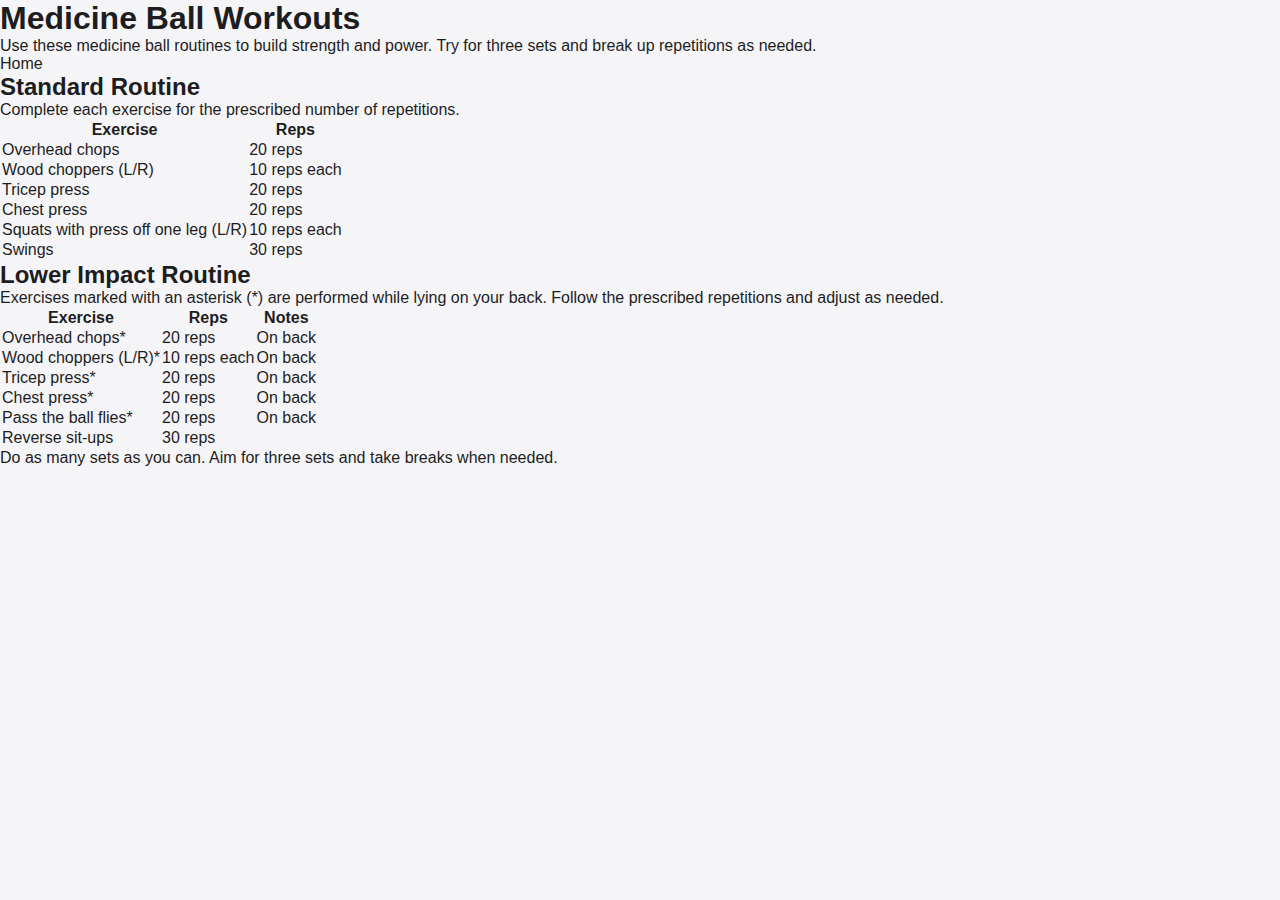
<file: medicine-ball.html>
<!DOCTYPE html>
<html lang="en">
  <head>
    <meta charset="UTF-8" />
    <meta name="viewport" content="width=device-width, initial-scale=1.0" />
    <title>Medicine Ball Workouts</title>
    <link rel="stylesheet" href="style.css" />
    <link rel="preconnect" href="https://fonts.gstatic.com" crossorigin />
    <link
      href="https://fonts.googleapis.com/css2?family=Montserrat:wght@400;600&family=Open+Sans:wght@400;600&display=swap"
      rel="stylesheet"
    />
  </head>
  <body>
    <header>
      <h1>Medicine Ball Workouts</h1>
      <a href="Medicine ball workout.pdf" download>
      <p>
        Use these medicine ball routines to build strength and power. Try for
        three sets and break up repetitions as needed.
      </p>
      <nav>
        <ul>
          <li><a href="index.html">Home</a></li>
        </ul>
      </nav>
    </header>
    <main>
      <!-- Standard Medicine Ball Routine -->
      <section>
        <h2>Standard Routine</h2>
        <p>Complete each exercise for the prescribed number of repetitions.</p>
        <div class="table-container">
          <table>
            <thead>
              <tr>
                <th>Exercise</th>
                <th>Reps</th>
              </tr>
            </thead>
            <tbody>
              <tr>
                <td>Overhead chops</td>
                <td>20 reps</td>
              </tr>
              <tr>
                <td>Wood choppers (L/R)</td>
                <td>10 reps each</td>
              </tr>
              <tr>
                <td>Tricep press</td>
                <td>20 reps</td>
              </tr>
              <tr>
                <td>Chest press</td>
                <td>20 reps</td>
              </tr>
              <tr>
                <td>Squats with press off one leg (L/R)</td>
                <td>10 reps each</td>
              </tr>
              <tr>
                <td>Swings</td>
                <td>30 reps</td>
              </tr>
            </tbody>
          </table>
        </div>
      </section>
      <!-- Lower Impact Medicine Ball Routine -->
      <section>
        <h2>Lower Impact Routine</h2>
        <p>
          Exercises marked with an asterisk (*) are performed while lying on your
          back. Follow the prescribed repetitions and adjust as needed.
        </p>
        <div class="table-container">
          <table>
            <thead>
              <tr>
                <th>Exercise</th>
                <th>Reps</th>
                <th>Notes</th>
              </tr>
            </thead>
            <tbody>
              <tr>
                <td>Overhead chops*</td>
                <td>20 reps</td>
                <td class="notes">On back</td>
              </tr>
              <tr>
                <td>Wood choppers (L/R)*</td>
                <td>10 reps each</td>
                <td class="notes">On back</td>
              </tr>
              <tr>
                <td>Tricep press*</td>
                <td>20 reps</td>
                <td class="notes">On back</td>
              </tr>
              <tr>
                <td>Chest press*</td>
                <td>20 reps</td>
                <td class="notes">On back</td>
              </tr>
              <tr>
                <td>Pass the ball flies*</td>
                <td>20 reps</td>
                <td class="notes">On back</td>
              </tr>
              <tr>
                <td>Reverse sit‑ups</td>
                <td>30 reps</td>
                <td class="notes"></td>
              </tr>
            </tbody>
          </table>
        </div>
      </section>
    </main>
    <footer>
      <p>
        Do as many sets as you can. Aim for three sets and take breaks when
        needed.
      </p>
    </footer>
  </body>
</html>
</file>
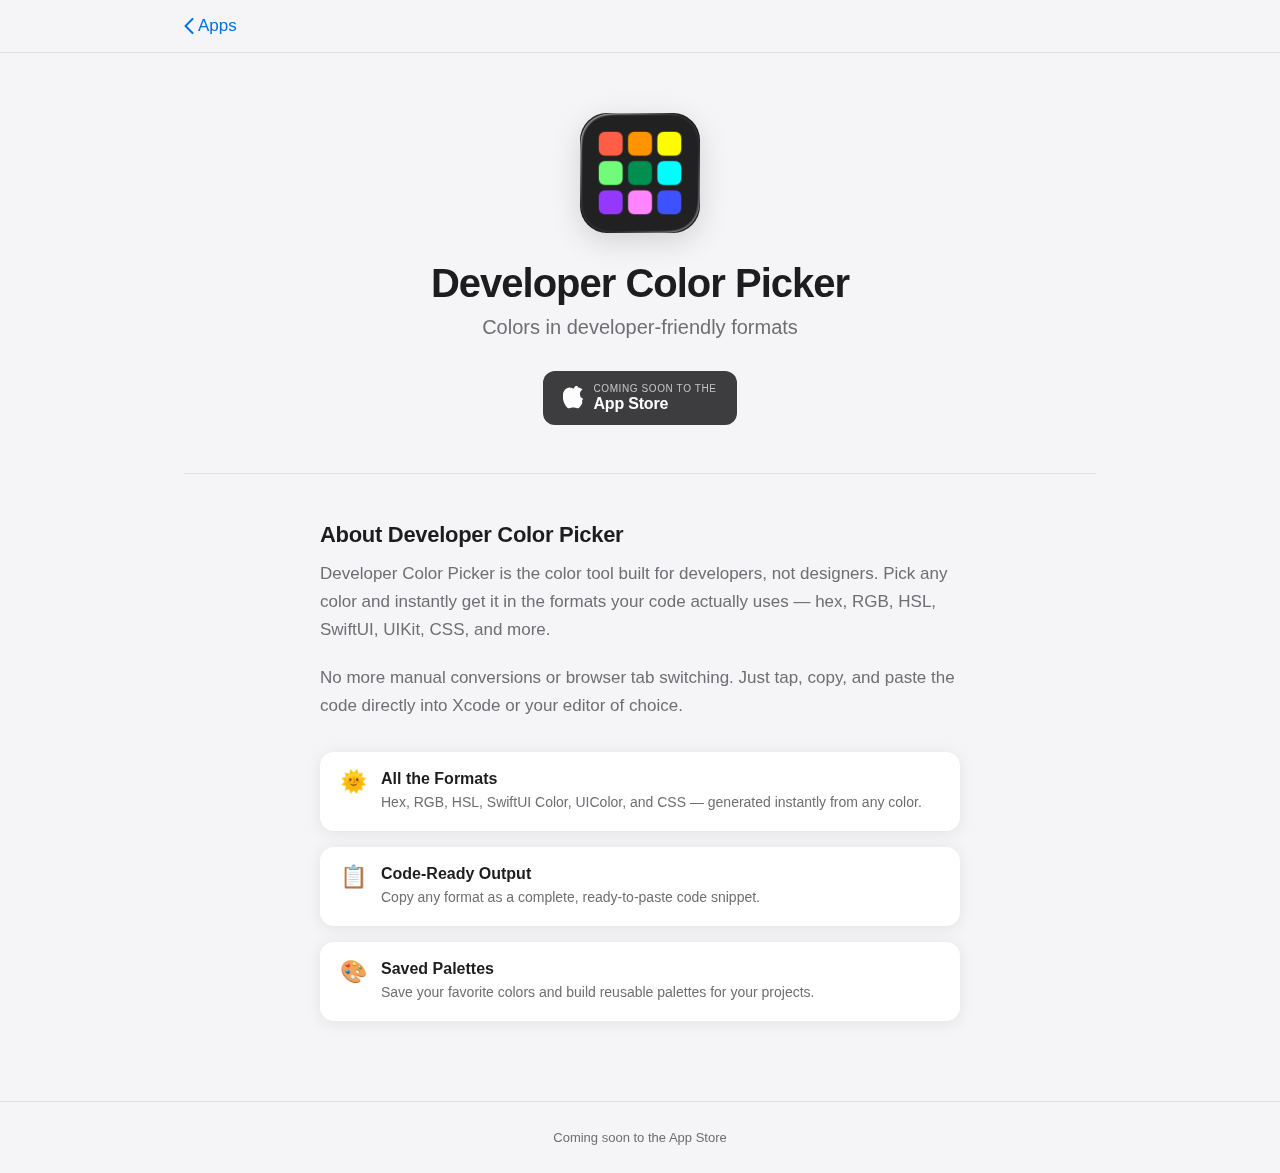
<file: apps/developer-color-picker.html>
<!DOCTYPE html>
<html lang="en">
<head>
  <meta charset="UTF-8">
  <meta name="viewport" content="width=device-width, initial-scale=1.0">
  <title>Developer Color Picker — iOS App</title>
  <link rel="stylesheet" href="../style.css">
</head>
<body>

  <header class="site-header">
    <div class="container">
      <nav class="nav">
        <a href="../index.html" class="nav-back">
          <svg viewBox="0 0 10 16" fill="none" xmlns="http://www.w3.org/2000/svg">
            <path d="M8.5 1L1.5 8L8.5 15" stroke="currentColor" stroke-width="2" stroke-linecap="round" stroke-linejoin="round"/>
          </svg>
          Apps
        </a>
      </nav>
    </div>
  </header>

  <main>
    <div class="container">
      <section class="app-detail">

        <div class="app-detail-hero">
          <div class="app-detail-icon-wrapper" style="--icon-bg: #1c1c1e;">
            <img src="../images/developer-color-picker.png" alt="Developer Color Picker icon" class="app-detail-icon" onerror="this.style.display='none'">
          </div>
          <h1 class="app-detail-name">Developer Color Picker</h1>
          <p class="app-detail-tagline">Colors in developer-friendly formats</p>
          <div class="coming-soon-badge">
            <svg viewBox="0 0 21 25" fill="none" xmlns="http://www.w3.org/2000/svg">
              <path d="M20.146 18.023c-.367.825-.808 1.585-1.326 2.284-.697.994-1.269 1.683-1.71 2.065-.683.629-1.415.95-2.198.968-.562 0-1.24-.16-2.027-.483-.79-.322-1.516-.483-2.18-.483-.696 0-1.443.16-2.242.483-.8.322-1.446.49-1.94.508-.752.032-1.5-.298-2.246-.99-.479-.418-1.076-1.131-1.79-2.141C1.786 18.976 1.094 17.49.57 15.79c-.56-1.84-.84-3.621-.84-5.344 0-1.974.426-3.677 1.28-5.101a7.503 7.503 0 012.67-2.71A7.193 7.193 0 017.06 1.5c.58 0 1.34.18 2.286.532.942.354 1.547.533 1.81.533.199 0 .872-.21 2.009-.627 1.075-.387 1.984-.547 2.732-.486 2.02.163 3.537.96 4.545 2.398-1.806 1.095-2.7 2.629-2.682 4.597.016 1.534.572 2.81 1.665 3.824a5.474 5.474 0 001.665 1.091c-.134.388-.275.76-.424 1.116l-.52-.455zM15.528.398c0 1.202-.44 2.325-1.315 3.364-1.057 1.235-2.335 1.948-3.72 1.836a3.74 3.74 0 01-.028-.457c0-1.154.502-2.387 1.394-3.396C12.324.692 12.865.278 13.537.003 14.207-.271 14.84-.41 15.432-.41c.018.27.026.54.026.809l.07-.001z" fill="white"/>
            </svg>
            <span class="coming-soon-label">
              <span class="coming-soon-sub">Coming soon to the</span>
              <span class="coming-soon-main">App Store</span>
            </span>
          </div>
        </div>

        <div class="app-description">
          <h2>About Developer Color Picker</h2>
          <p>
            Developer Color Picker is the color tool built for developers, not designers.
            Pick any color and instantly get it in the formats your code actually uses —
            hex, RGB, HSL, SwiftUI, UIKit, CSS, and more.
          </p>
          <p>
            No more manual conversions or browser tab switching. Just tap, copy, and paste
            the code directly into Xcode or your editor of choice.
          </p>

          <ul class="feature-list">
            <li class="feature-item">
              <span class="feature-icon">&#127774;</span>
              <div class="feature-text">
                <h3>All the Formats</h3>
                <p>Hex, RGB, HSL, SwiftUI Color, UIColor, and CSS — generated instantly from any color.</p>
              </div>
            </li>
            <li class="feature-item">
              <span class="feature-icon">&#128203;</span>
              <div class="feature-text">
                <h3>Code-Ready Output</h3>
                <p>Copy any format as a complete, ready-to-paste code snippet.</p>
              </div>
            </li>
            <li class="feature-item">
              <span class="feature-icon">&#127912;</span>
              <div class="feature-text">
                <h3>Saved Palettes</h3>
                <p>Save your favorite colors and build reusable palettes for your projects.</p>
              </div>
            </li>
          </ul>
        </div>

      </section>
    </div>
  </main>

  <footer class="site-footer">
    <div class="container">
      <p class="footer-text">Coming soon to the App Store</p>
    </div>
  </footer>

</body>
</html>
</file>
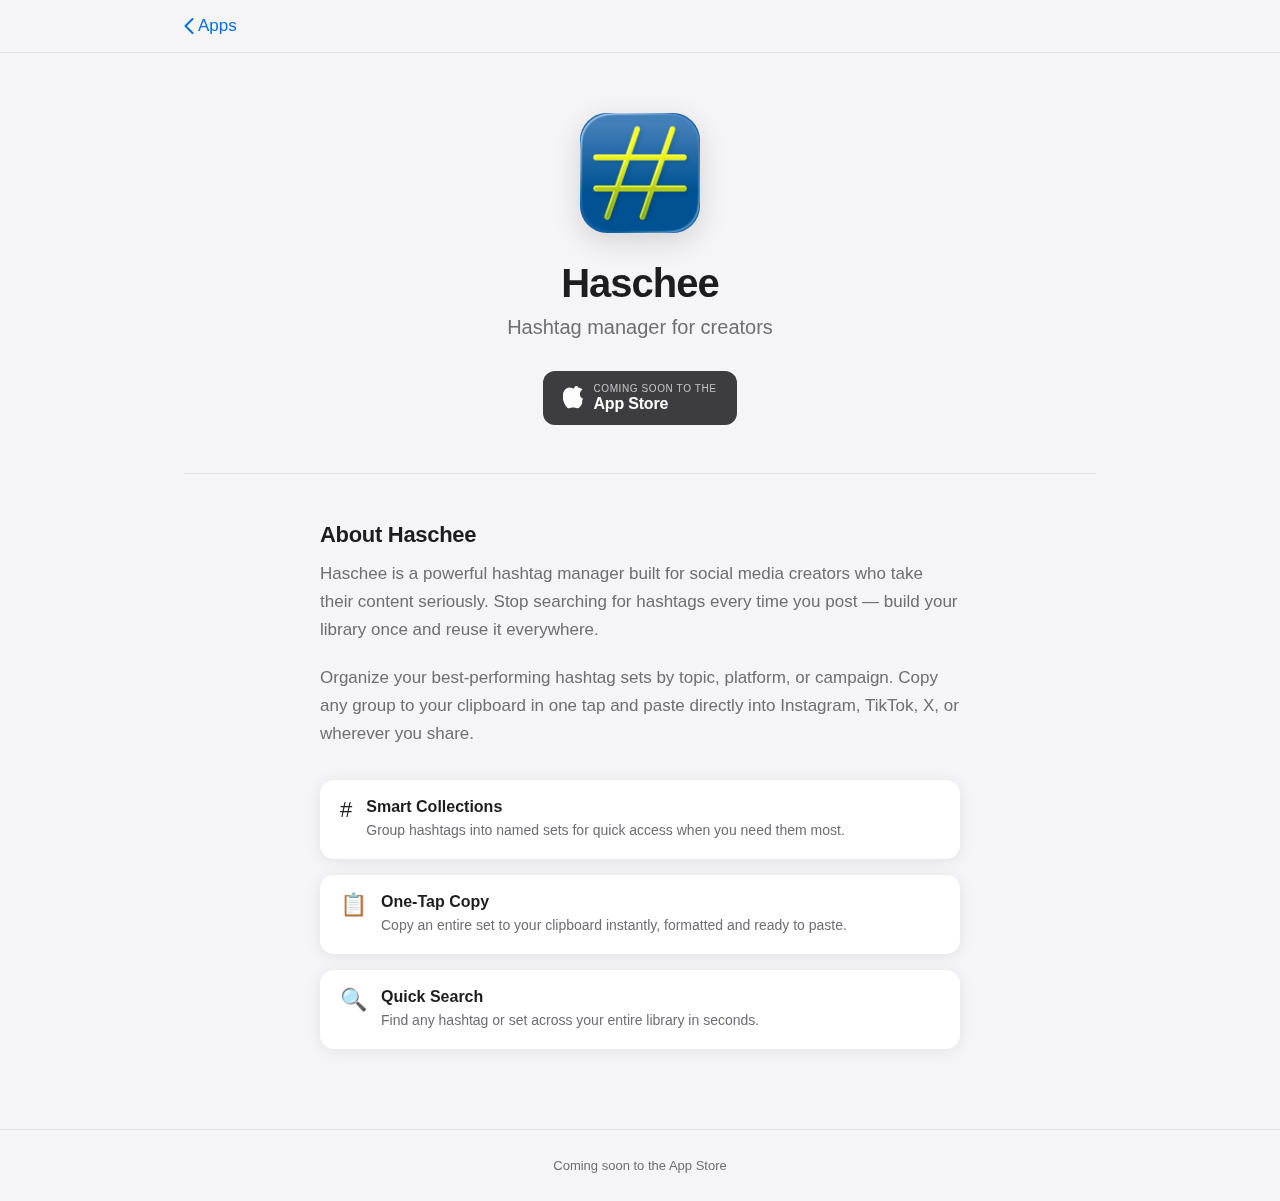
<file: apps/haschee.html>
<!DOCTYPE html>
<html lang="en">
<head>
  <meta charset="UTF-8">
  <meta name="viewport" content="width=device-width, initial-scale=1.0">
  <title>Haschee — iOS App</title>
  <link rel="stylesheet" href="../style.css">
</head>
<body>

  <header class="site-header">
    <div class="container">
      <nav class="nav">
        <a href="../index.html" class="nav-back">
          <svg viewBox="0 0 10 16" fill="none" xmlns="http://www.w3.org/2000/svg">
            <path d="M8.5 1L1.5 8L8.5 15" stroke="currentColor" stroke-width="2" stroke-linecap="round" stroke-linejoin="round"/>
          </svg>
          Apps
        </a>
      </nav>
    </div>
  </header>

  <main>
    <div class="container">
      <section class="app-detail">

        <div class="app-detail-hero">
          <div class="app-detail-icon-wrapper" style="--icon-bg: #1a5fa8;">
            <img src="../images/haschee.png" alt="Haschee icon" class="app-detail-icon" onerror="this.style.display='none'">
          </div>
          <h1 class="app-detail-name">Haschee</h1>
          <p class="app-detail-tagline">Hashtag manager for creators</p>
          <div class="coming-soon-badge">
            <svg viewBox="0 0 21 25" fill="none" xmlns="http://www.w3.org/2000/svg">
              <path d="M20.146 18.023c-.367.825-.808 1.585-1.326 2.284-.697.994-1.269 1.683-1.71 2.065-.683.629-1.415.95-2.198.968-.562 0-1.24-.16-2.027-.483-.79-.322-1.516-.483-2.18-.483-.696 0-1.443.16-2.242.483-.8.322-1.446.49-1.94.508-.752.032-1.5-.298-2.246-.99-.479-.418-1.076-1.131-1.79-2.141C1.786 18.976 1.094 17.49.57 15.79c-.56-1.84-.84-3.621-.84-5.344 0-1.974.426-3.677 1.28-5.101a7.503 7.503 0 012.67-2.71A7.193 7.193 0 017.06 1.5c.58 0 1.34.18 2.286.532.942.354 1.547.533 1.81.533.199 0 .872-.21 2.009-.627 1.075-.387 1.984-.547 2.732-.486 2.02.163 3.537.96 4.545 2.398-1.806 1.095-2.7 2.629-2.682 4.597.016 1.534.572 2.81 1.665 3.824a5.474 5.474 0 001.665 1.091c-.134.388-.275.76-.424 1.116l-.52-.455zM15.528.398c0 1.202-.44 2.325-1.315 3.364-1.057 1.235-2.335 1.948-3.72 1.836a3.74 3.74 0 01-.028-.457c0-1.154.502-2.387 1.394-3.396C12.324.692 12.865.278 13.537.003 14.207-.271 14.84-.41 15.432-.41c.018.27.026.54.026.809l.07-.001z" fill="white"/>
            </svg>
            <span class="coming-soon-label">
              <span class="coming-soon-sub">Coming soon to the</span>
              <span class="coming-soon-main">App Store</span>
            </span>
          </div>
        </div>

        <div class="app-description">
          <h2>About Haschee</h2>
          <p>
            Haschee is a powerful hashtag manager built for social media creators who take their content seriously.
            Stop searching for hashtags every time you post — build your library once and reuse it everywhere.
          </p>
          <p>
            Organize your best-performing hashtag sets by topic, platform, or campaign. Copy any group to your clipboard
            in one tap and paste directly into Instagram, TikTok, X, or wherever you share.
          </p>

          <ul class="feature-list">
            <li class="feature-item">
              <span class="feature-icon">&#35;</span>
              <div class="feature-text">
                <h3>Smart Collections</h3>
                <p>Group hashtags into named sets for quick access when you need them most.</p>
              </div>
            </li>
            <li class="feature-item">
              <span class="feature-icon">&#128203;</span>
              <div class="feature-text">
                <h3>One-Tap Copy</h3>
                <p>Copy an entire set to your clipboard instantly, formatted and ready to paste.</p>
              </div>
            </li>
            <li class="feature-item">
              <span class="feature-icon">&#128269;</span>
              <div class="feature-text">
                <h3>Quick Search</h3>
                <p>Find any hashtag or set across your entire library in seconds.</p>
              </div>
            </li>
          </ul>
        </div>

      </section>
    </div>
  </main>

  <footer class="site-footer">
    <div class="container">
      <p class="footer-text">Coming soon to the App Store</p>
    </div>
  </footer>

</body>
</html>
</file>
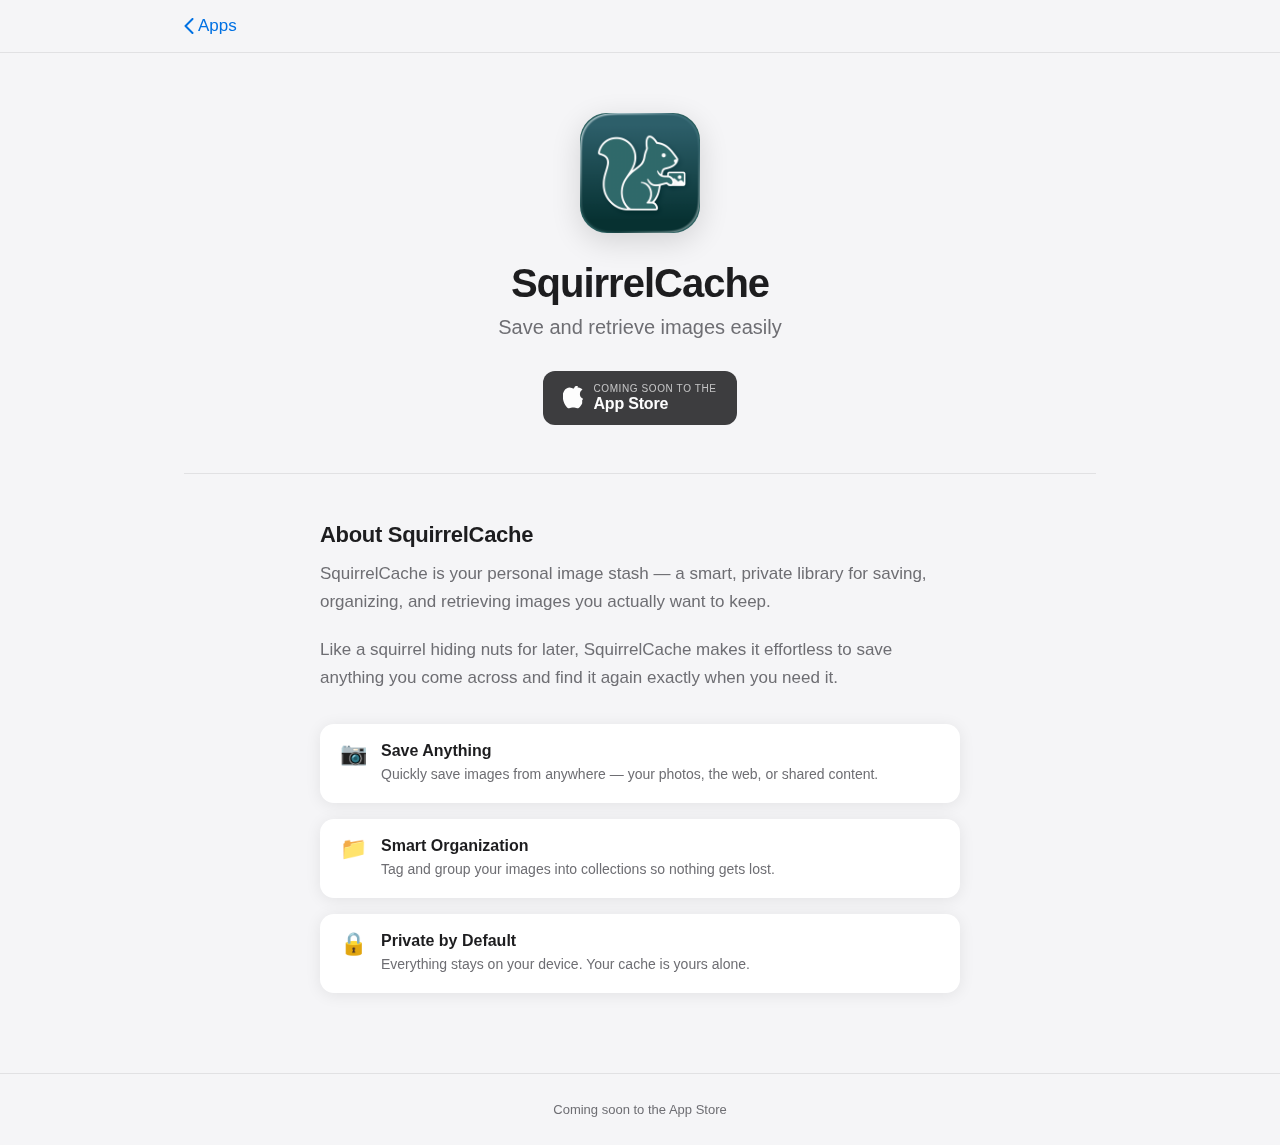
<file: apps/squirrelcache.html>
<!DOCTYPE html>
<html lang="en">
<head>
  <meta charset="UTF-8">
  <meta name="viewport" content="width=device-width, initial-scale=1.0">
  <title>SquirrelCache — iOS App</title>
  <link rel="stylesheet" href="../style.css">
</head>
<body>

  <header class="site-header">
    <div class="container">
      <nav class="nav">
        <a href="../index.html" class="nav-back">
          <svg viewBox="0 0 10 16" fill="none" xmlns="http://www.w3.org/2000/svg">
            <path d="M8.5 1L1.5 8L8.5 15" stroke="currentColor" stroke-width="2" stroke-linecap="round" stroke-linejoin="round"/>
          </svg>
          Apps
        </a>
      </nav>
    </div>
  </header>

  <main>
    <div class="container">
      <section class="app-detail">

        <div class="app-detail-hero">
          <div class="app-detail-icon-wrapper" style="--icon-bg: #2a5f5f;">
            <img src="../images/squirrelcache.png" alt="SquirrelCache icon" class="app-detail-icon" onerror="this.style.display='none'">
          </div>
          <h1 class="app-detail-name">SquirrelCache</h1>
          <p class="app-detail-tagline">Save and retrieve images easily</p>
          <div class="coming-soon-badge">
            <svg viewBox="0 0 21 25" fill="none" xmlns="http://www.w3.org/2000/svg">
              <path d="M20.146 18.023c-.367.825-.808 1.585-1.326 2.284-.697.994-1.269 1.683-1.71 2.065-.683.629-1.415.95-2.198.968-.562 0-1.24-.16-2.027-.483-.79-.322-1.516-.483-2.18-.483-.696 0-1.443.16-2.242.483-.8.322-1.446.49-1.94.508-.752.032-1.5-.298-2.246-.99-.479-.418-1.076-1.131-1.79-2.141C1.786 18.976 1.094 17.49.57 15.79c-.56-1.84-.84-3.621-.84-5.344 0-1.974.426-3.677 1.28-5.101a7.503 7.503 0 012.67-2.71A7.193 7.193 0 017.06 1.5c.58 0 1.34.18 2.286.532.942.354 1.547.533 1.81.533.199 0 .872-.21 2.009-.627 1.075-.387 1.984-.547 2.732-.486 2.02.163 3.537.96 4.545 2.398-1.806 1.095-2.7 2.629-2.682 4.597.016 1.534.572 2.81 1.665 3.824a5.474 5.474 0 001.665 1.091c-.134.388-.275.76-.424 1.116l-.52-.455zM15.528.398c0 1.202-.44 2.325-1.315 3.364-1.057 1.235-2.335 1.948-3.72 1.836a3.74 3.74 0 01-.028-.457c0-1.154.502-2.387 1.394-3.396C12.324.692 12.865.278 13.537.003 14.207-.271 14.84-.41 15.432-.41c.018.27.026.54.026.809l.07-.001z" fill="white"/>
            </svg>
            <span class="coming-soon-label">
              <span class="coming-soon-sub">Coming soon to the</span>
              <span class="coming-soon-main">App Store</span>
            </span>
          </div>
        </div>

        <div class="app-description">
          <h2>About SquirrelCache</h2>
          <p>
            SquirrelCache is your personal image stash — a smart, private library for
            saving, organizing, and retrieving images you actually want to keep.
          </p>
          <p>
            Like a squirrel hiding nuts for later, SquirrelCache makes it effortless to
            save anything you come across and find it again exactly when you need it.
          </p>

          <ul class="feature-list">
            <li class="feature-item">
              <span class="feature-icon">&#128247;</span>
              <div class="feature-text">
                <h3>Save Anything</h3>
                <p>Quickly save images from anywhere — your photos, the web, or shared content.</p>
              </div>
            </li>
            <li class="feature-item">
              <span class="feature-icon">&#128193;</span>
              <div class="feature-text">
                <h3>Smart Organization</h3>
                <p>Tag and group your images into collections so nothing gets lost.</p>
              </div>
            </li>
            <li class="feature-item">
              <span class="feature-icon">&#128274;</span>
              <div class="feature-text">
                <h3>Private by Default</h3>
                <p>Everything stays on your device. Your cache is yours alone.</p>
              </div>
            </li>
          </ul>
        </div>

      </section>
    </div>
  </main>

  <footer class="site-footer">
    <div class="container">
      <p class="footer-text">Coming soon to the App Store</p>
    </div>
  </footer>

</body>
</html>
</file>
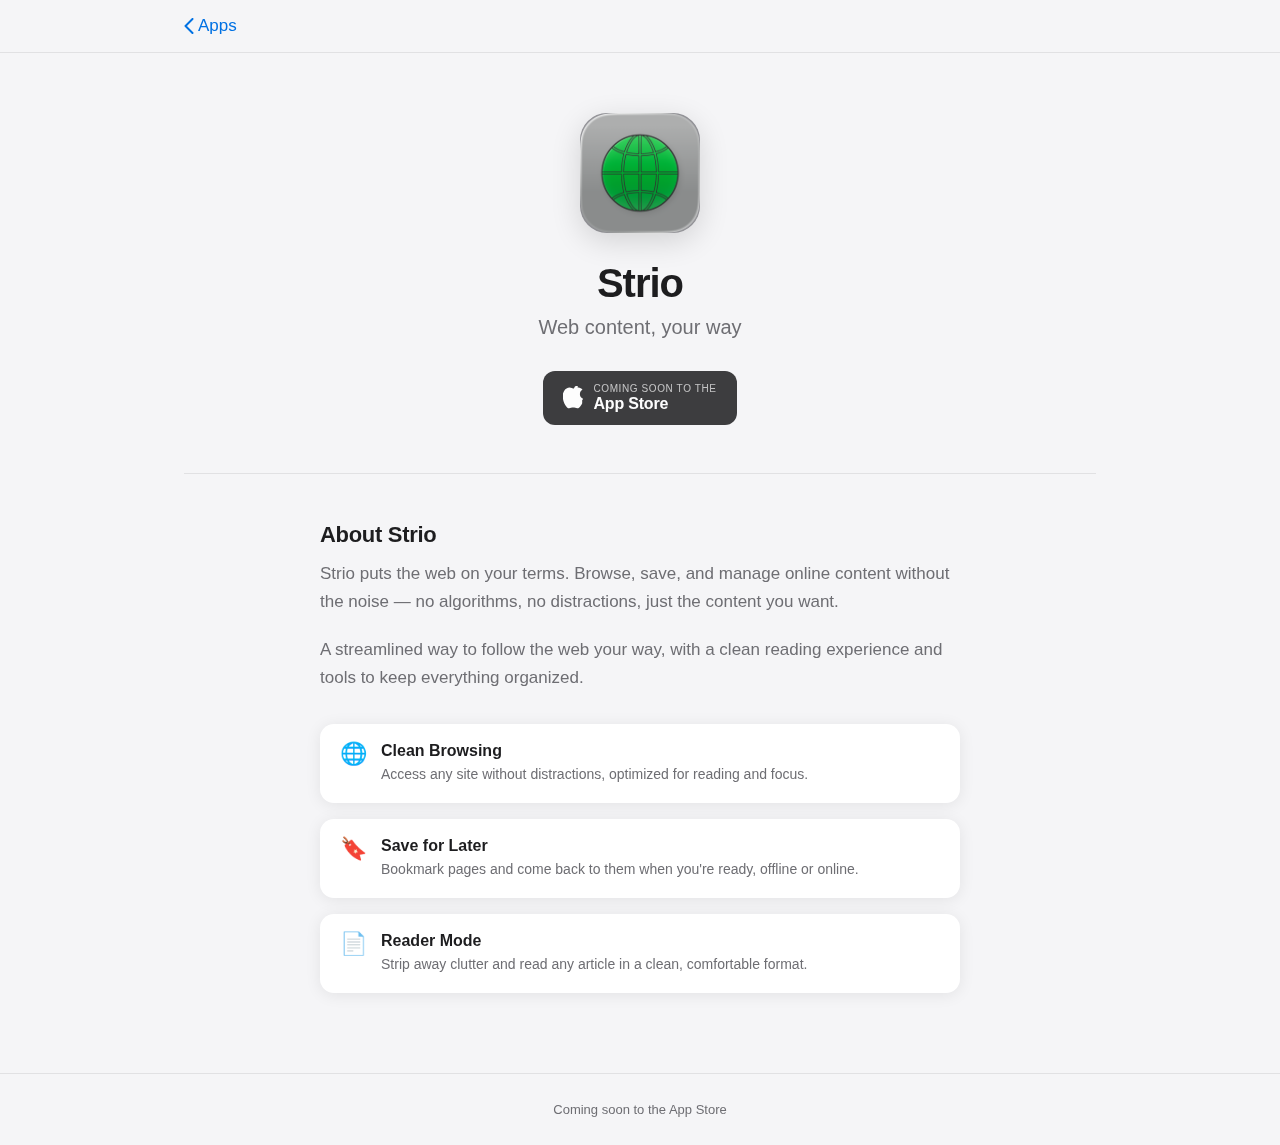
<file: apps/strio.html>
<!DOCTYPE html>
<html lang="en">
<head>
  <meta charset="UTF-8">
  <meta name="viewport" content="width=device-width, initial-scale=1.0">
  <title>Strio — iOS App</title>
  <link rel="stylesheet" href="../style.css">
</head>
<body>

  <header class="site-header">
    <div class="container">
      <nav class="nav">
        <a href="../index.html" class="nav-back">
          <svg viewBox="0 0 10 16" fill="none" xmlns="http://www.w3.org/2000/svg">
            <path d="M8.5 1L1.5 8L8.5 15" stroke="currentColor" stroke-width="2" stroke-linecap="round" stroke-linejoin="round"/>
          </svg>
          Apps
        </a>
      </nav>
    </div>
  </header>

  <main>
    <div class="container">
      <section class="app-detail">

        <div class="app-detail-hero">
          <div class="app-detail-icon-wrapper" style="--icon-bg: #8e8e93;">
            <img src="../images/strio.png" alt="Strio icon" class="app-detail-icon" onerror="this.style.display='none'">
          </div>
          <h1 class="app-detail-name">Strio</h1>
          <p class="app-detail-tagline">Web content, your way</p>
          <div class="coming-soon-badge">
            <svg viewBox="0 0 21 25" fill="none" xmlns="http://www.w3.org/2000/svg">
              <path d="M20.146 18.023c-.367.825-.808 1.585-1.326 2.284-.697.994-1.269 1.683-1.71 2.065-.683.629-1.415.95-2.198.968-.562 0-1.24-.16-2.027-.483-.79-.322-1.516-.483-2.18-.483-.696 0-1.443.16-2.242.483-.8.322-1.446.49-1.94.508-.752.032-1.5-.298-2.246-.99-.479-.418-1.076-1.131-1.79-2.141C1.786 18.976 1.094 17.49.57 15.79c-.56-1.84-.84-3.621-.84-5.344 0-1.974.426-3.677 1.28-5.101a7.503 7.503 0 012.67-2.71A7.193 7.193 0 017.06 1.5c.58 0 1.34.18 2.286.532.942.354 1.547.533 1.81.533.199 0 .872-.21 2.009-.627 1.075-.387 1.984-.547 2.732-.486 2.02.163 3.537.96 4.545 2.398-1.806 1.095-2.7 2.629-2.682 4.597.016 1.534.572 2.81 1.665 3.824a5.474 5.474 0 001.665 1.091c-.134.388-.275.76-.424 1.116l-.52-.455zM15.528.398c0 1.202-.44 2.325-1.315 3.364-1.057 1.235-2.335 1.948-3.72 1.836a3.74 3.74 0 01-.028-.457c0-1.154.502-2.387 1.394-3.396C12.324.692 12.865.278 13.537.003 14.207-.271 14.84-.41 15.432-.41c.018.27.026.54.026.809l.07-.001z" fill="white"/>
            </svg>
            <span class="coming-soon-label">
              <span class="coming-soon-sub">Coming soon to the</span>
              <span class="coming-soon-main">App Store</span>
            </span>
          </div>
        </div>

        <div class="app-description">
          <h2>About Strio</h2>
          <p>
            Strio puts the web on your terms. Browse, save, and manage online content
            without the noise — no algorithms, no distractions, just the content you want.
          </p>
          <p>
            A streamlined way to follow the web your way, with a clean reading experience
            and tools to keep everything organized.
          </p>

          <ul class="feature-list">
            <li class="feature-item">
              <span class="feature-icon">&#127760;</span>
              <div class="feature-text">
                <h3>Clean Browsing</h3>
                <p>Access any site without distractions, optimized for reading and focus.</p>
              </div>
            </li>
            <li class="feature-item">
              <span class="feature-icon">&#128278;</span>
              <div class="feature-text">
                <h3>Save for Later</h3>
                <p>Bookmark pages and come back to them when you're ready, offline or online.</p>
              </div>
            </li>
            <li class="feature-item">
              <span class="feature-icon">&#128196;</span>
              <div class="feature-text">
                <h3>Reader Mode</h3>
                <p>Strip away clutter and read any article in a clean, comfortable format.</p>
              </div>
            </li>
          </ul>
        </div>

      </section>
    </div>
  </main>

  <footer class="site-footer">
    <div class="container">
      <p class="footer-text">Coming soon to the App Store</p>
    </div>
  </footer>

</body>
</html>
</file>
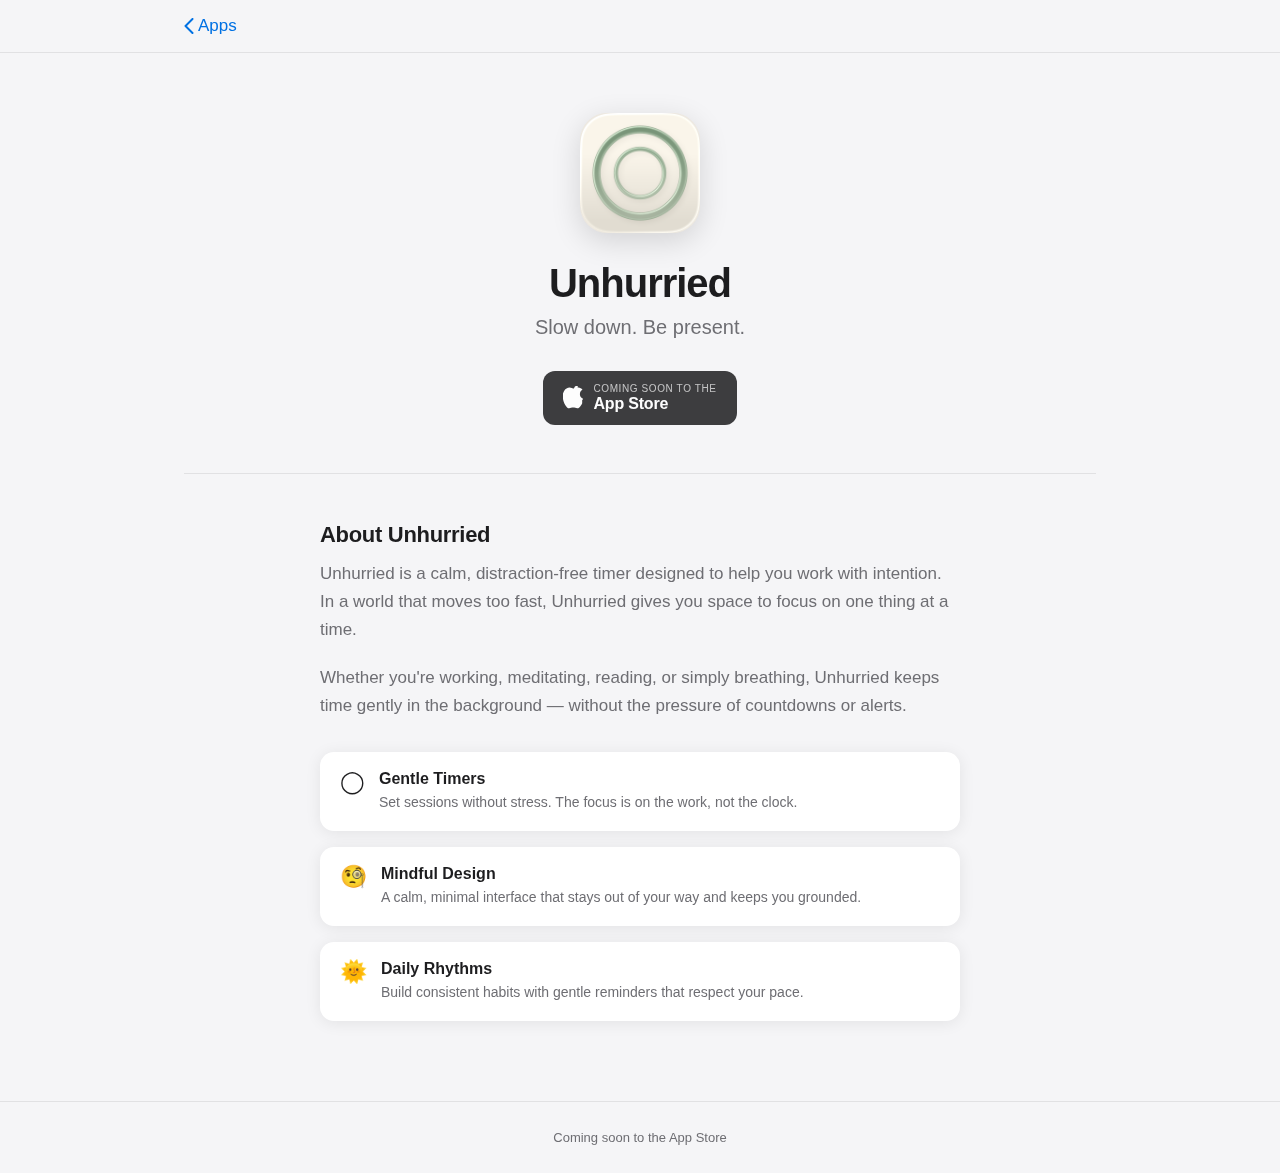
<file: apps/unhurried.html>
<!DOCTYPE html>
<html lang="en">
<head>
  <meta charset="UTF-8">
  <meta name="viewport" content="width=device-width, initial-scale=1.0">
  <title>Unhurried — iOS App</title>
  <link rel="stylesheet" href="../style.css">
</head>
<body>

  <header class="site-header">
    <div class="container">
      <nav class="nav">
        <a href="../index.html" class="nav-back">
          <svg viewBox="0 0 10 16" fill="none" xmlns="http://www.w3.org/2000/svg">
            <path d="M8.5 1L1.5 8L8.5 15" stroke="currentColor" stroke-width="2" stroke-linecap="round" stroke-linejoin="round"/>
          </svg>
          Apps
        </a>
      </nav>
    </div>
  </header>

  <main>
    <div class="container">
      <section class="app-detail">

        <div class="app-detail-hero">
          <div class="app-detail-icon-wrapper" style="--icon-bg: #ede8df;">
            <img src="../images/unhurried.png" alt="Unhurried icon" class="app-detail-icon" onerror="this.style.display='none'">
          </div>
          <h1 class="app-detail-name">Unhurried</h1>
          <p class="app-detail-tagline">Slow down. Be present.</p>
          <div class="coming-soon-badge">
            <svg viewBox="0 0 21 25" fill="none" xmlns="http://www.w3.org/2000/svg">
              <path d="M20.146 18.023c-.367.825-.808 1.585-1.326 2.284-.697.994-1.269 1.683-1.71 2.065-.683.629-1.415.95-2.198.968-.562 0-1.24-.16-2.027-.483-.79-.322-1.516-.483-2.18-.483-.696 0-1.443.16-2.242.483-.8.322-1.446.49-1.94.508-.752.032-1.5-.298-2.246-.99-.479-.418-1.076-1.131-1.79-2.141C1.786 18.976 1.094 17.49.57 15.79c-.56-1.84-.84-3.621-.84-5.344 0-1.974.426-3.677 1.28-5.101a7.503 7.503 0 012.67-2.71A7.193 7.193 0 017.06 1.5c.58 0 1.34.18 2.286.532.942.354 1.547.533 1.81.533.199 0 .872-.21 2.009-.627 1.075-.387 1.984-.547 2.732-.486 2.02.163 3.537.96 4.545 2.398-1.806 1.095-2.7 2.629-2.682 4.597.016 1.534.572 2.81 1.665 3.824a5.474 5.474 0 001.665 1.091c-.134.388-.275.76-.424 1.116l-.52-.455zM15.528.398c0 1.202-.44 2.325-1.315 3.364-1.057 1.235-2.335 1.948-3.72 1.836a3.74 3.74 0 01-.028-.457c0-1.154.502-2.387 1.394-3.396C12.324.692 12.865.278 13.537.003 14.207-.271 14.84-.41 15.432-.41c.018.27.026.54.026.809l.07-.001z" fill="white"/>
            </svg>
            <span class="coming-soon-label">
              <span class="coming-soon-sub">Coming soon to the</span>
              <span class="coming-soon-main">App Store</span>
            </span>
          </div>
        </div>

        <div class="app-description">
          <h2>About Unhurried</h2>
          <p>
            Unhurried is a calm, distraction-free timer designed to help you work with intention.
            In a world that moves too fast, Unhurried gives you space to focus on one thing at a time.
          </p>
          <p>
            Whether you're working, meditating, reading, or simply breathing, Unhurried keeps
            time gently in the background — without the pressure of countdowns or alerts.
          </p>

          <ul class="feature-list">
            <li class="feature-item">
              <span class="feature-icon">&#9711;</span>
              <div class="feature-text">
                <h3>Gentle Timers</h3>
                <p>Set sessions without stress. The focus is on the work, not the clock.</p>
              </div>
            </li>
            <li class="feature-item">
              <span class="feature-icon">&#129488;</span>
              <div class="feature-text">
                <h3>Mindful Design</h3>
                <p>A calm, minimal interface that stays out of your way and keeps you grounded.</p>
              </div>
            </li>
            <li class="feature-item">
              <span class="feature-icon">&#127774;</span>
              <div class="feature-text">
                <h3>Daily Rhythms</h3>
                <p>Build consistent habits with gentle reminders that respect your pace.</p>
              </div>
            </li>
          </ul>
        </div>

      </section>
    </div>
  </main>

  <footer class="site-footer">
    <div class="container">
      <p class="footer-text">Coming soon to the App Store</p>
    </div>
  </footer>

</body>
</html>
</file>
<file: style.css>
/* ===========================
   Base & Reset
   =========================== */
*, *::before, *::after {
  box-sizing: border-box;
  margin: 0;
  padding: 0;
}

:root {
  --bg: #f5f5f7;
  --surface: #ffffff;
  --text-primary: #1d1d1f;
  --text-secondary: #6e6e73;
  --accent: #0071e3;
  --border: rgba(0, 0, 0, 0.08);
  --shadow: 0 2px 16px rgba(0, 0, 0, 0.08);
  --shadow-hover: 0 8px 32px rgba(0, 0, 0, 0.12);
  --radius-icon: 22.5%;
  --radius-card: 18px;
}

html {
  font-size: 16px;
  -webkit-font-smoothing: antialiased;
}

body {
  font-family: -apple-system, BlinkMacSystemFont, "SF Pro Display", "SF Pro Text",
               "Helvetica Neue", Arial, sans-serif;
  background: var(--bg);
  color: var(--text-primary);
  min-height: 100vh;
}

a {
  color: inherit;
  text-decoration: none;
}

/* ===========================
   Layout
   =========================== */
.container {
  max-width: 960px;
  margin: 0 auto;
  padding: 0 24px;
}

/* ===========================
   Header / Nav
   =========================== */
.site-header {
  position: sticky;
  top: 0;
  z-index: 100;
  background: rgba(245, 245, 247, 0.85);
  backdrop-filter: saturate(180%) blur(20px);
  -webkit-backdrop-filter: saturate(180%) blur(20px);
  border-bottom: 1px solid var(--border);
}

.nav {
  display: flex;
  align-items: center;
  height: 52px;
}

.nav-name {
  font-size: 17px;
  font-weight: 600;
  color: var(--text-primary);
  letter-spacing: -0.3px;
}

.nav-back {
  display: flex;
  align-items: center;
  gap: 4px;
  font-size: 17px;
  color: var(--accent);
  font-weight: 400;
}

.nav-back svg {
  width: 10px;
  height: 16px;
  flex-shrink: 0;
}

/* ===========================
   Hero / About
   =========================== */
.hero {
  padding: 80px 0 64px;
}

.hero-title {
  font-size: clamp(36px, 6vw, 56px);
  font-weight: 700;
  letter-spacing: -1.5px;
  line-height: 1.08;
  color: var(--text-primary);
  margin-bottom: 20px;
}

.hero-bio {
  font-size: 19px;
  line-height: 1.6;
  color: var(--text-secondary);
  max-width: 540px;
}

/* ===========================
   Apps Grid (Home)
   =========================== */
.apps-section {
  padding-bottom: 80px;
}

.section-title {
  font-size: 28px;
  font-weight: 700;
  letter-spacing: -0.5px;
  margin-bottom: 28px;
  color: var(--text-primary);
}

.apps-grid {
  display: grid;
  grid-template-columns: repeat(auto-fill, minmax(260px, 1fr));
  gap: 16px;
}

.app-card {
  display: flex;
  align-items: center;
  gap: 16px;
  background: var(--surface);
  border-radius: var(--radius-card);
  padding: 20px;
  box-shadow: var(--shadow);
  transition: transform 0.18s ease, box-shadow 0.18s ease;
  cursor: pointer;
}

.app-card:hover {
  transform: translateY(-3px);
  box-shadow: var(--shadow-hover);
}

.app-card:active {
  transform: translateY(-1px);
}

.app-icon-wrapper {
  width: 72px;
  height: 72px;
  border-radius: var(--radius-icon);
  background: var(--icon-bg, #c7c7cc);
  flex-shrink: 0;
  overflow: hidden;
  display: flex;
  align-items: center;
  justify-content: center;
}

.app-icon {
  width: 100%;
  height: 100%;
  object-fit: cover;
  border-radius: var(--radius-icon);
  display: block;
}

.app-info {
  flex: 1;
  min-width: 0;
}

.app-name {
  font-size: 17px;
  font-weight: 600;
  letter-spacing: -0.3px;
  color: var(--text-primary);
  margin-bottom: 4px;
  white-space: nowrap;
  overflow: hidden;
  text-overflow: ellipsis;
}

.app-tagline {
  font-size: 14px;
  color: var(--text-secondary);
  line-height: 1.4;
}

/* ===========================
   App Detail Page
   =========================== */
.app-detail {
  padding: 60px 0 80px;
}

.app-detail-hero {
  display: flex;
  flex-direction: column;
  align-items: center;
  text-align: center;
  padding-bottom: 48px;
  border-bottom: 1px solid var(--border);
  margin-bottom: 48px;
}

.app-detail-icon-wrapper {
  width: 120px;
  height: 120px;
  border-radius: var(--radius-icon);
  background: var(--icon-bg, #c7c7cc);
  overflow: hidden;
  margin-bottom: 28px;
  box-shadow: 0 8px 30px rgba(0, 0, 0, 0.14);
}

.app-detail-icon {
  width: 100%;
  height: 100%;
  object-fit: cover;
  display: block;
}

.app-detail-name {
  font-size: clamp(28px, 5vw, 40px);
  font-weight: 700;
  letter-spacing: -1px;
  color: var(--text-primary);
  margin-bottom: 10px;
}

.app-detail-tagline {
  font-size: 20px;
  color: var(--text-secondary);
  margin-bottom: 32px;
  font-weight: 400;
}

.coming-soon-badge {
  display: inline-flex;
  align-items: center;
  gap: 10px;
  background: var(--text-primary);
  color: #fff;
  border-radius: 12px;
  padding: 12px 20px;
  font-size: 15px;
  font-weight: 500;
  letter-spacing: -0.2px;
  opacity: 0.85;
  cursor: default;
  user-select: none;
}

.coming-soon-badge svg {
  width: 20px;
  height: 24px;
  flex-shrink: 0;
}

.coming-soon-label {
  display: flex;
  flex-direction: column;
  align-items: flex-start;
  gap: 1px;
}

.coming-soon-sub {
  font-size: 10px;
  font-weight: 400;
  text-transform: uppercase;
  letter-spacing: 0.6px;
  opacity: 0.7;
}

.coming-soon-main {
  font-size: 16px;
  font-weight: 600;
}

/* App Description Section */
.app-description {
  max-width: 640px;
  margin: 0 auto;
}

.app-description h2 {
  font-size: 22px;
  font-weight: 700;
  letter-spacing: -0.3px;
  margin-bottom: 12px;
  color: var(--text-primary);
}

.app-description p {
  font-size: 17px;
  line-height: 1.65;
  color: var(--text-secondary);
  margin-bottom: 20px;
}

/* Feature List */
.feature-list {
  list-style: none;
  margin-top: 32px;
  display: grid;
  gap: 16px;
}

.feature-item {
  display: flex;
  align-items: flex-start;
  gap: 14px;
  background: var(--surface);
  border-radius: 14px;
  padding: 18px 20px;
  box-shadow: var(--shadow);
}

.feature-icon {
  font-size: 22px;
  line-height: 1;
  flex-shrink: 0;
  margin-top: 1px;
}

.feature-text h3 {
  font-size: 16px;
  font-weight: 600;
  color: var(--text-primary);
  margin-bottom: 4px;
}

.feature-text p {
  font-size: 14px;
  color: var(--text-secondary);
  line-height: 1.5;
  margin: 0;
}

/* ===========================
   Footer
   =========================== */
.site-footer {
  border-top: 1px solid var(--border);
  padding: 28px 0;
}

.footer-text {
  font-size: 13px;
  color: var(--text-secondary);
  text-align: center;
}

/* ===========================
   Responsive
   =========================== */
@media (max-width: 600px) {
  .hero {
    padding: 48px 0 40px;
  }

  .hero-title {
    font-size: 32px;
    letter-spacing: -1px;
  }

  .hero-bio {
    font-size: 17px;
  }

  .apps-grid {
    grid-template-columns: 1fr;
  }

  .app-detail-icon-wrapper {
    width: 96px;
    height: 96px;
  }
}
</file>
